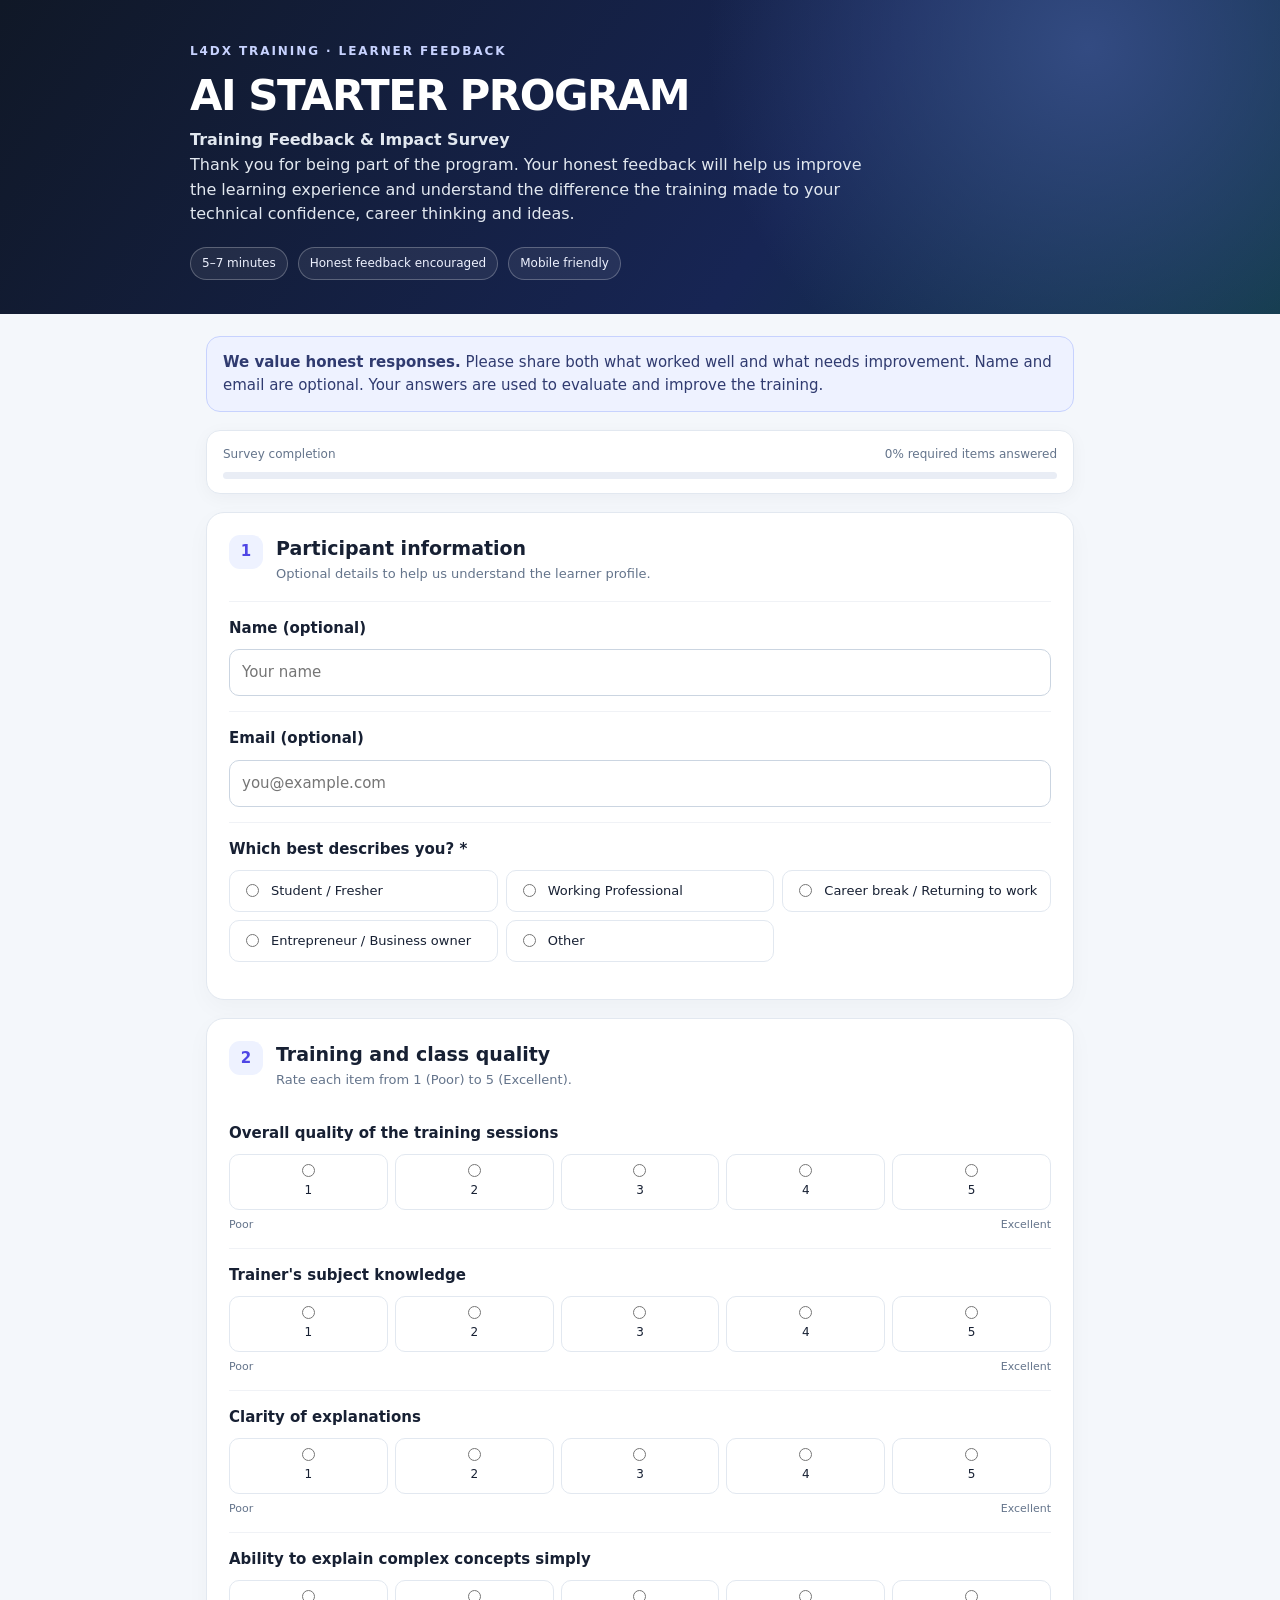
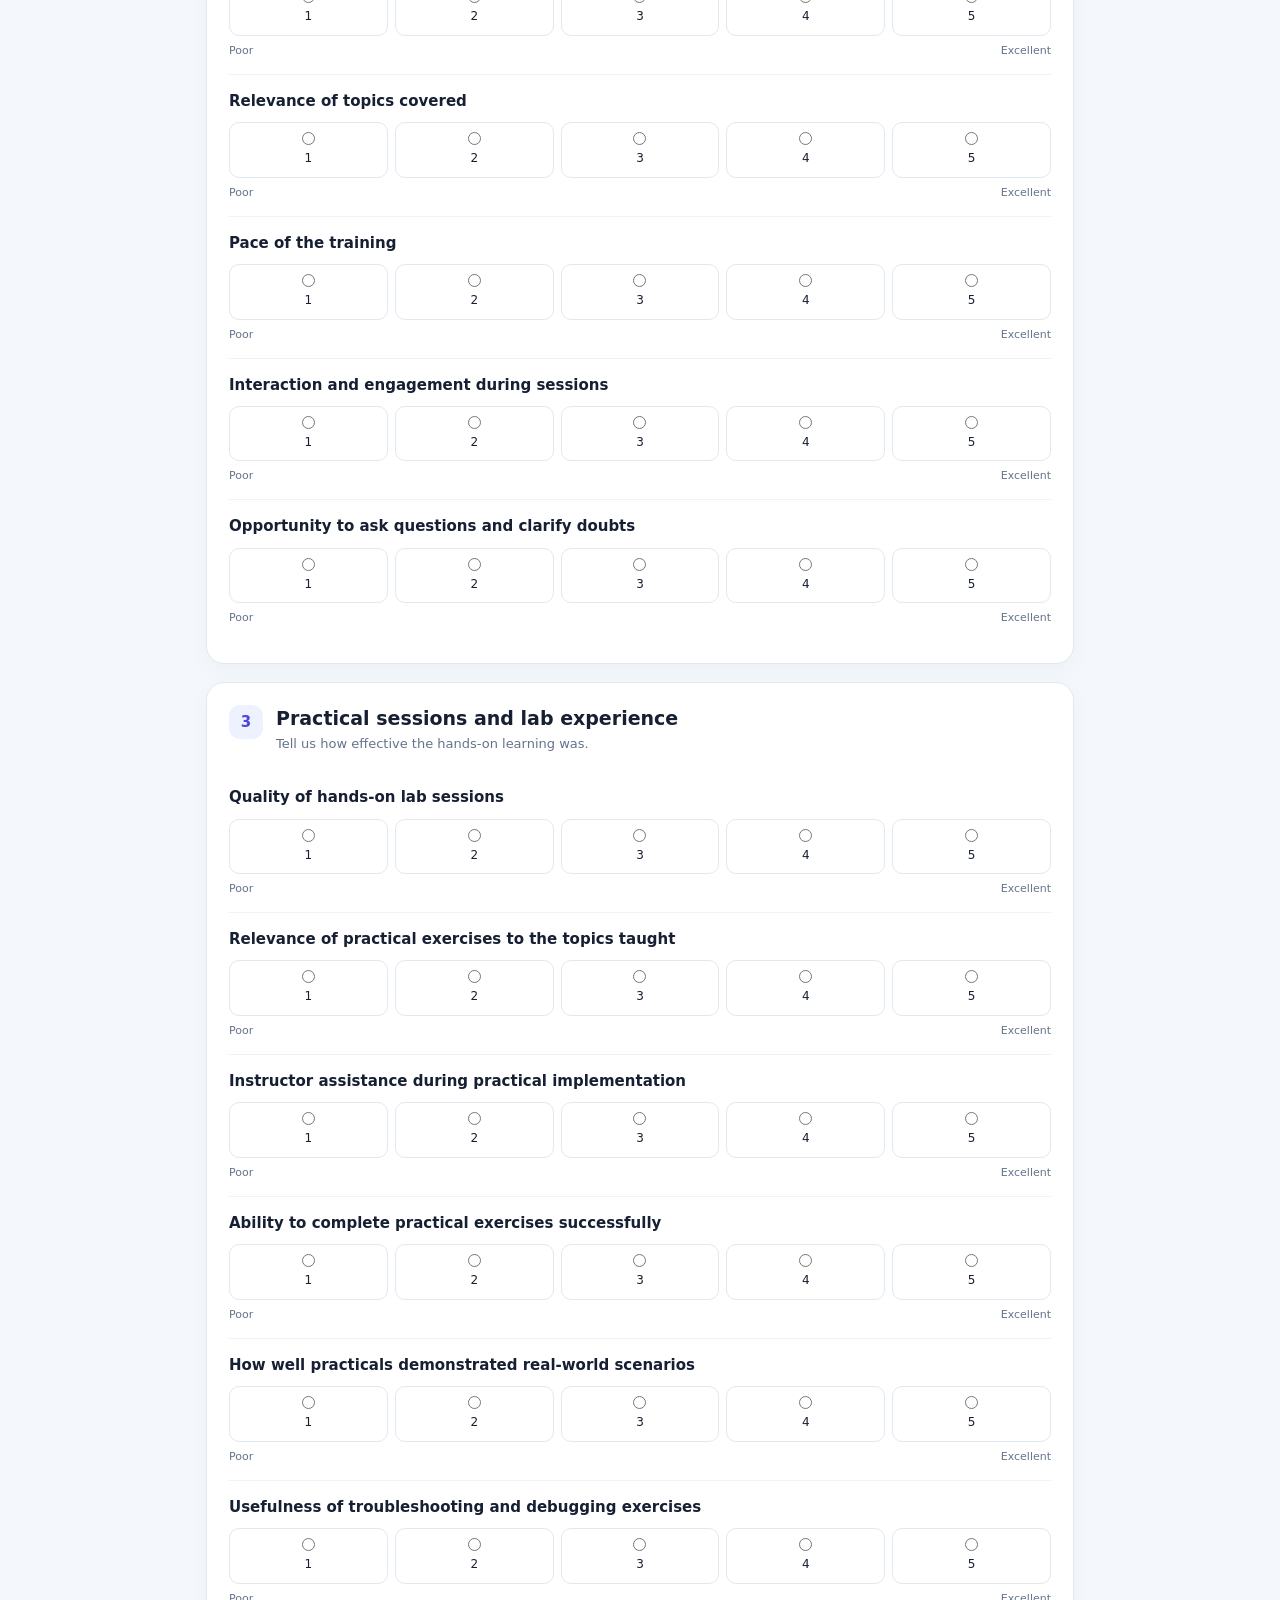
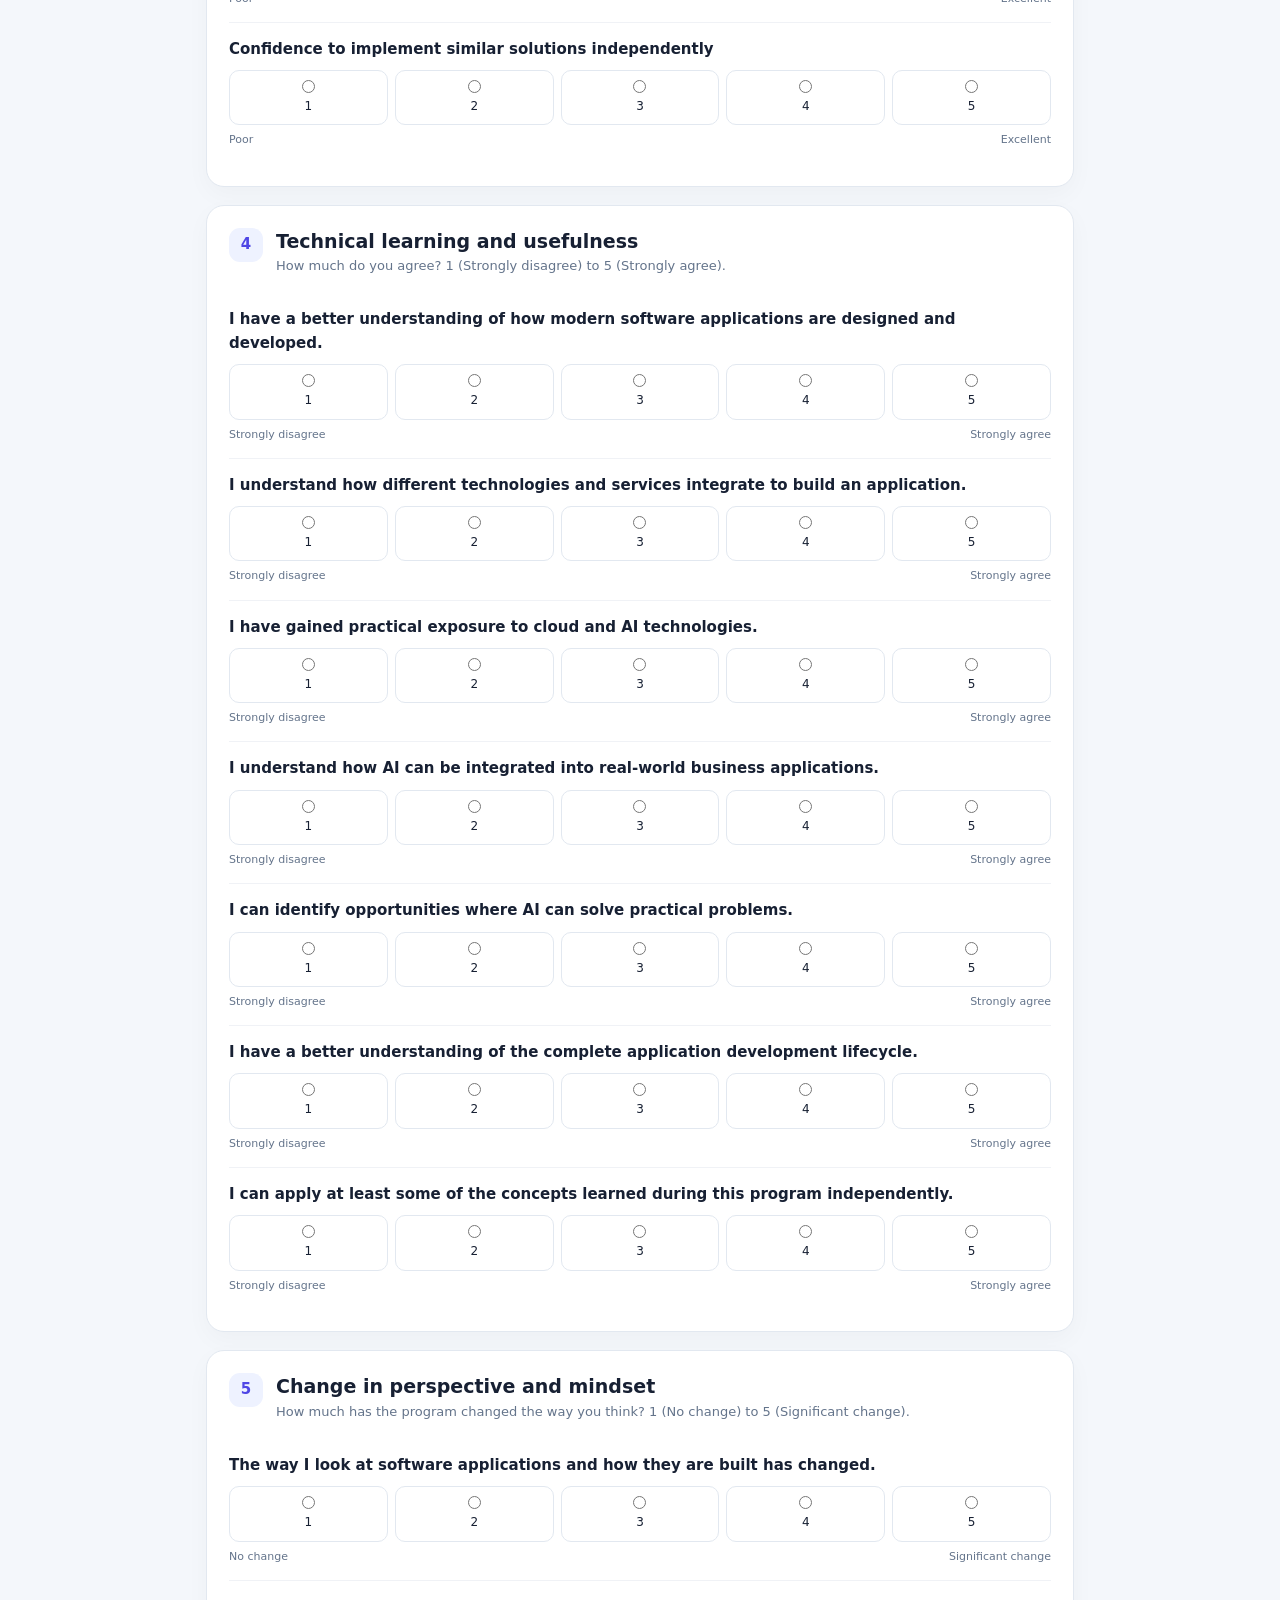
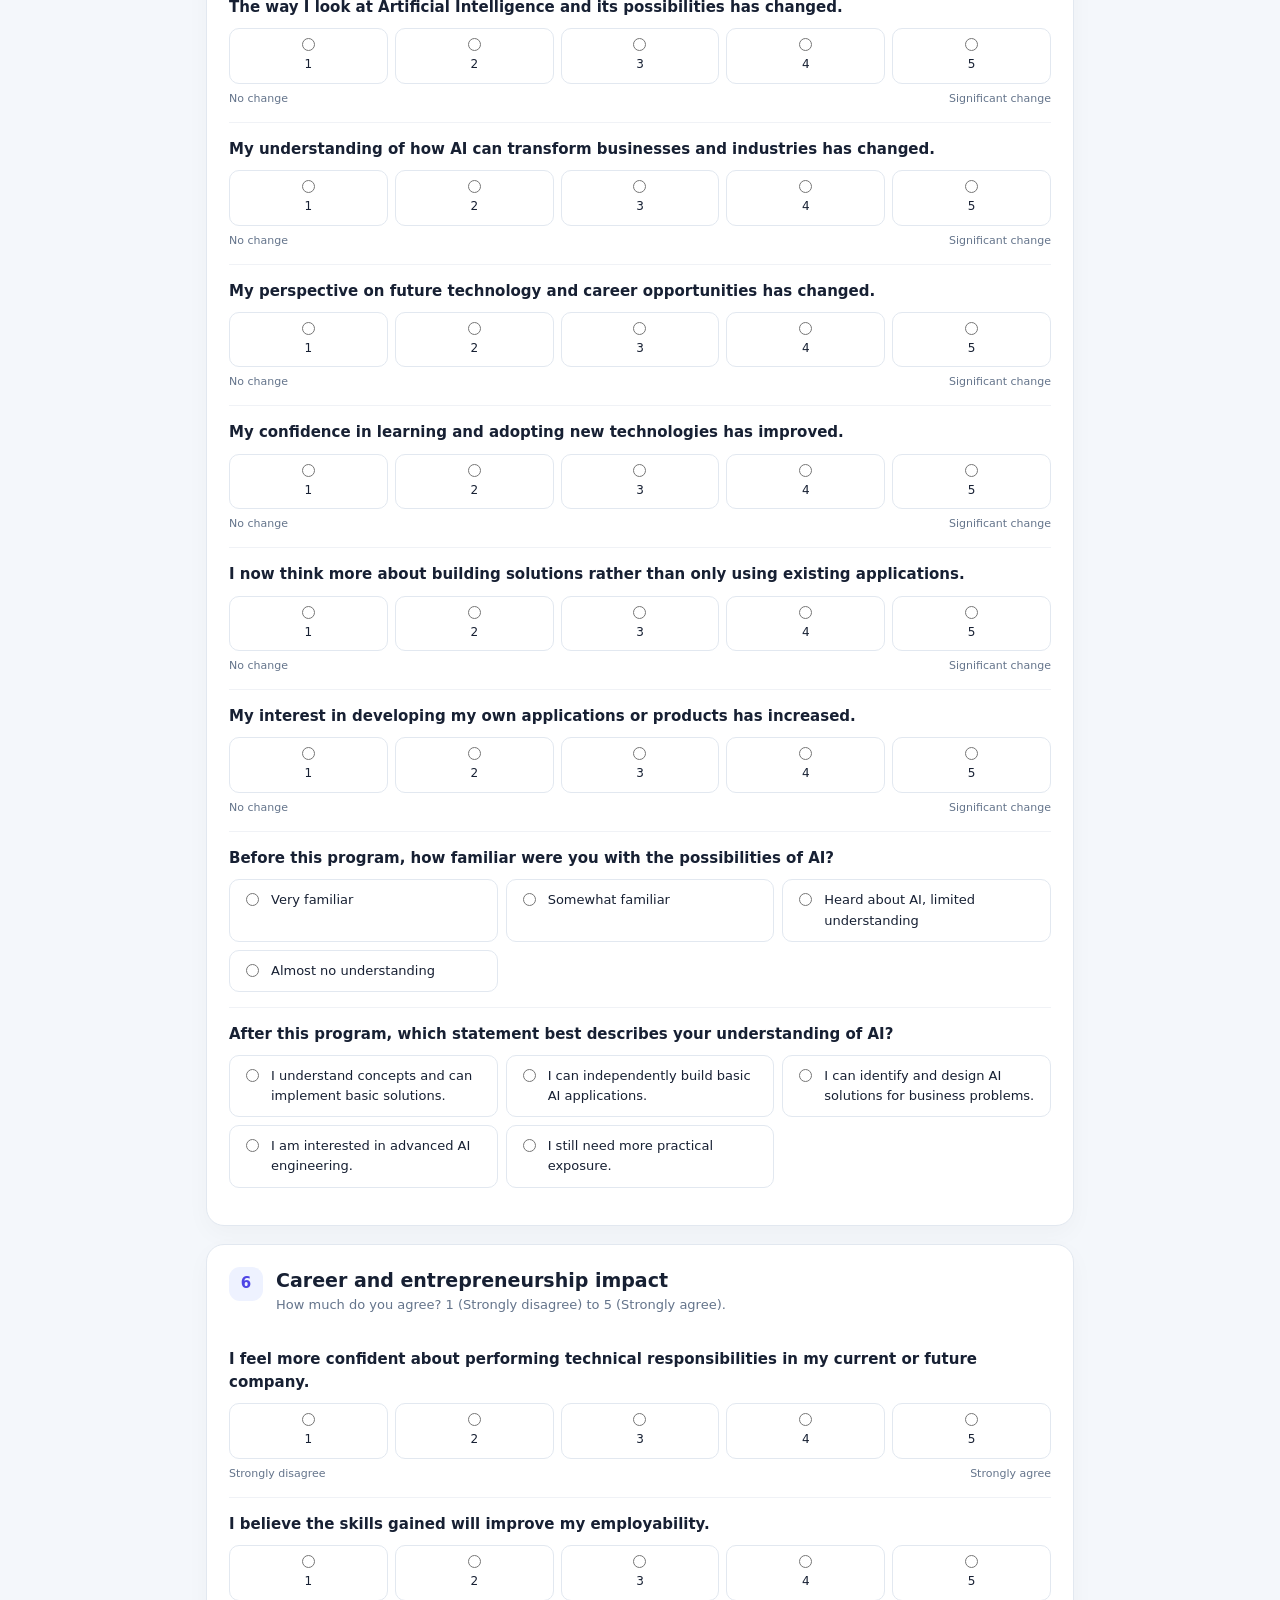
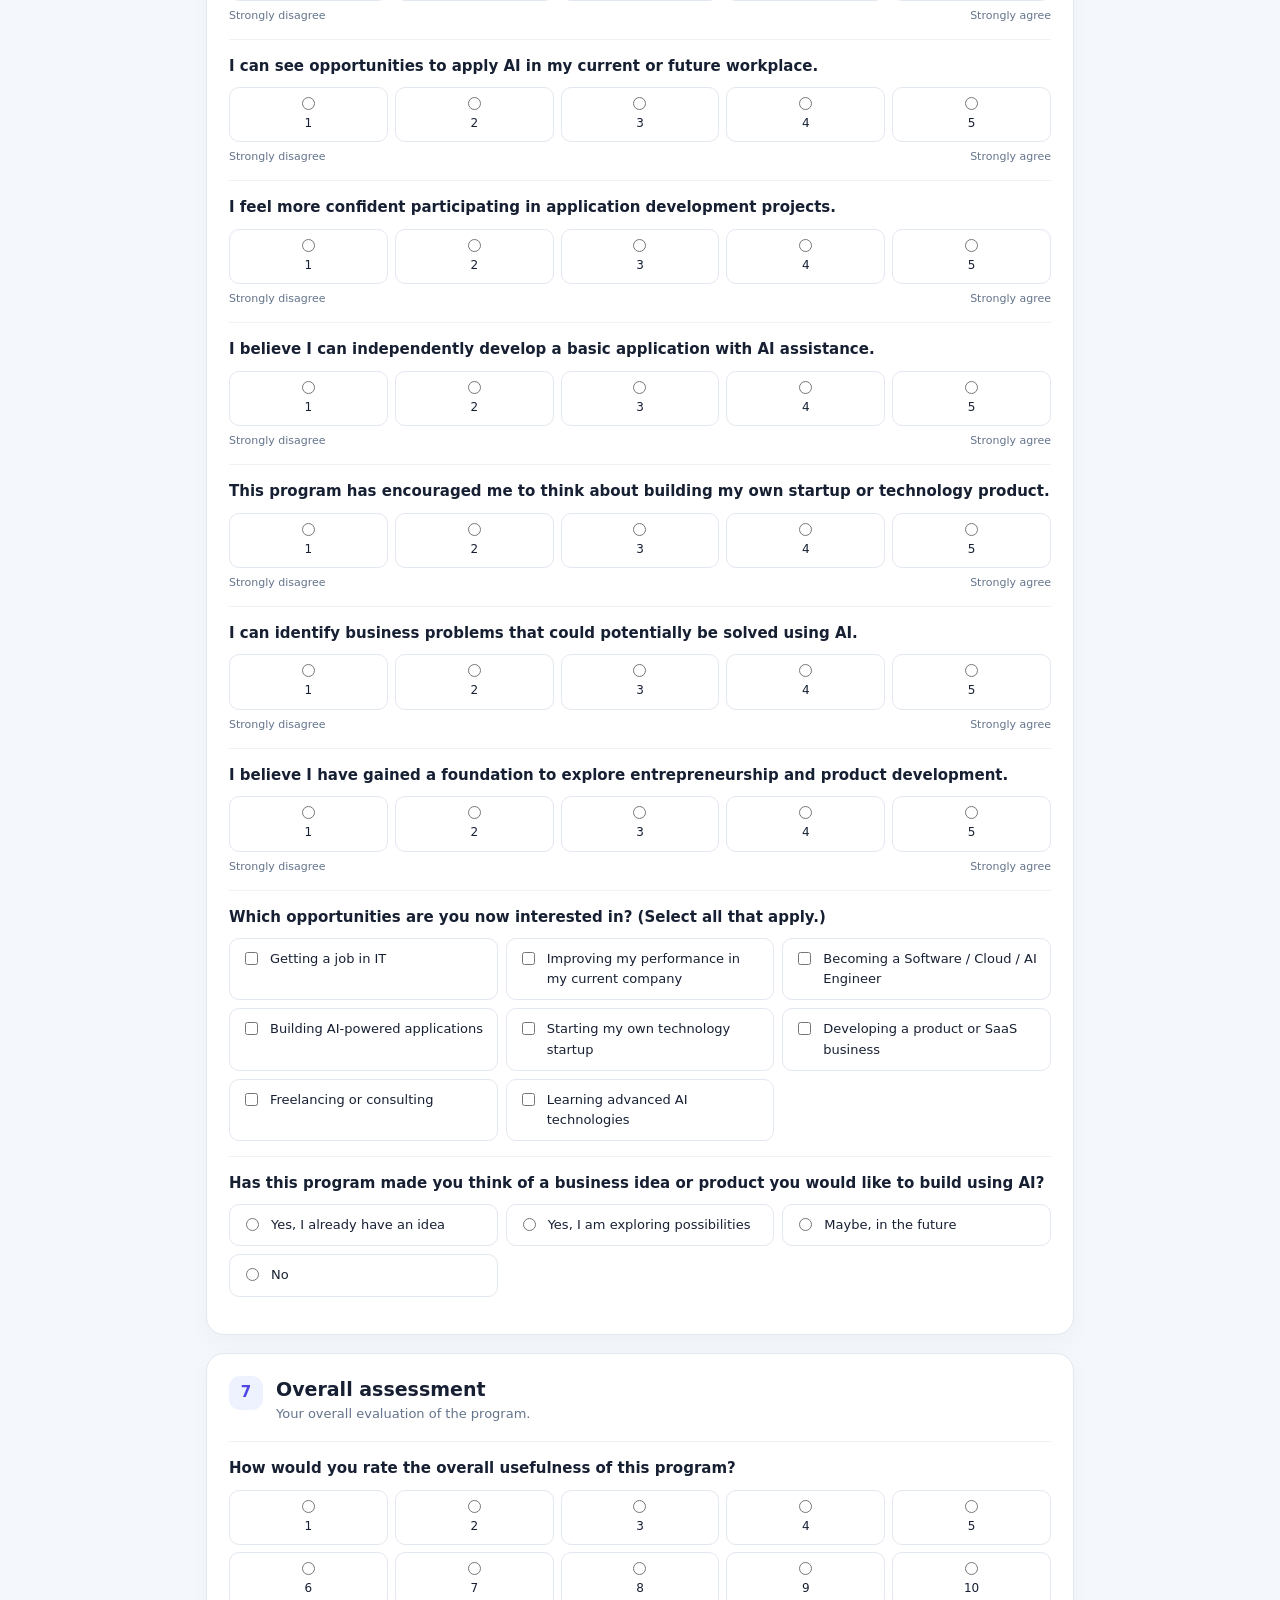
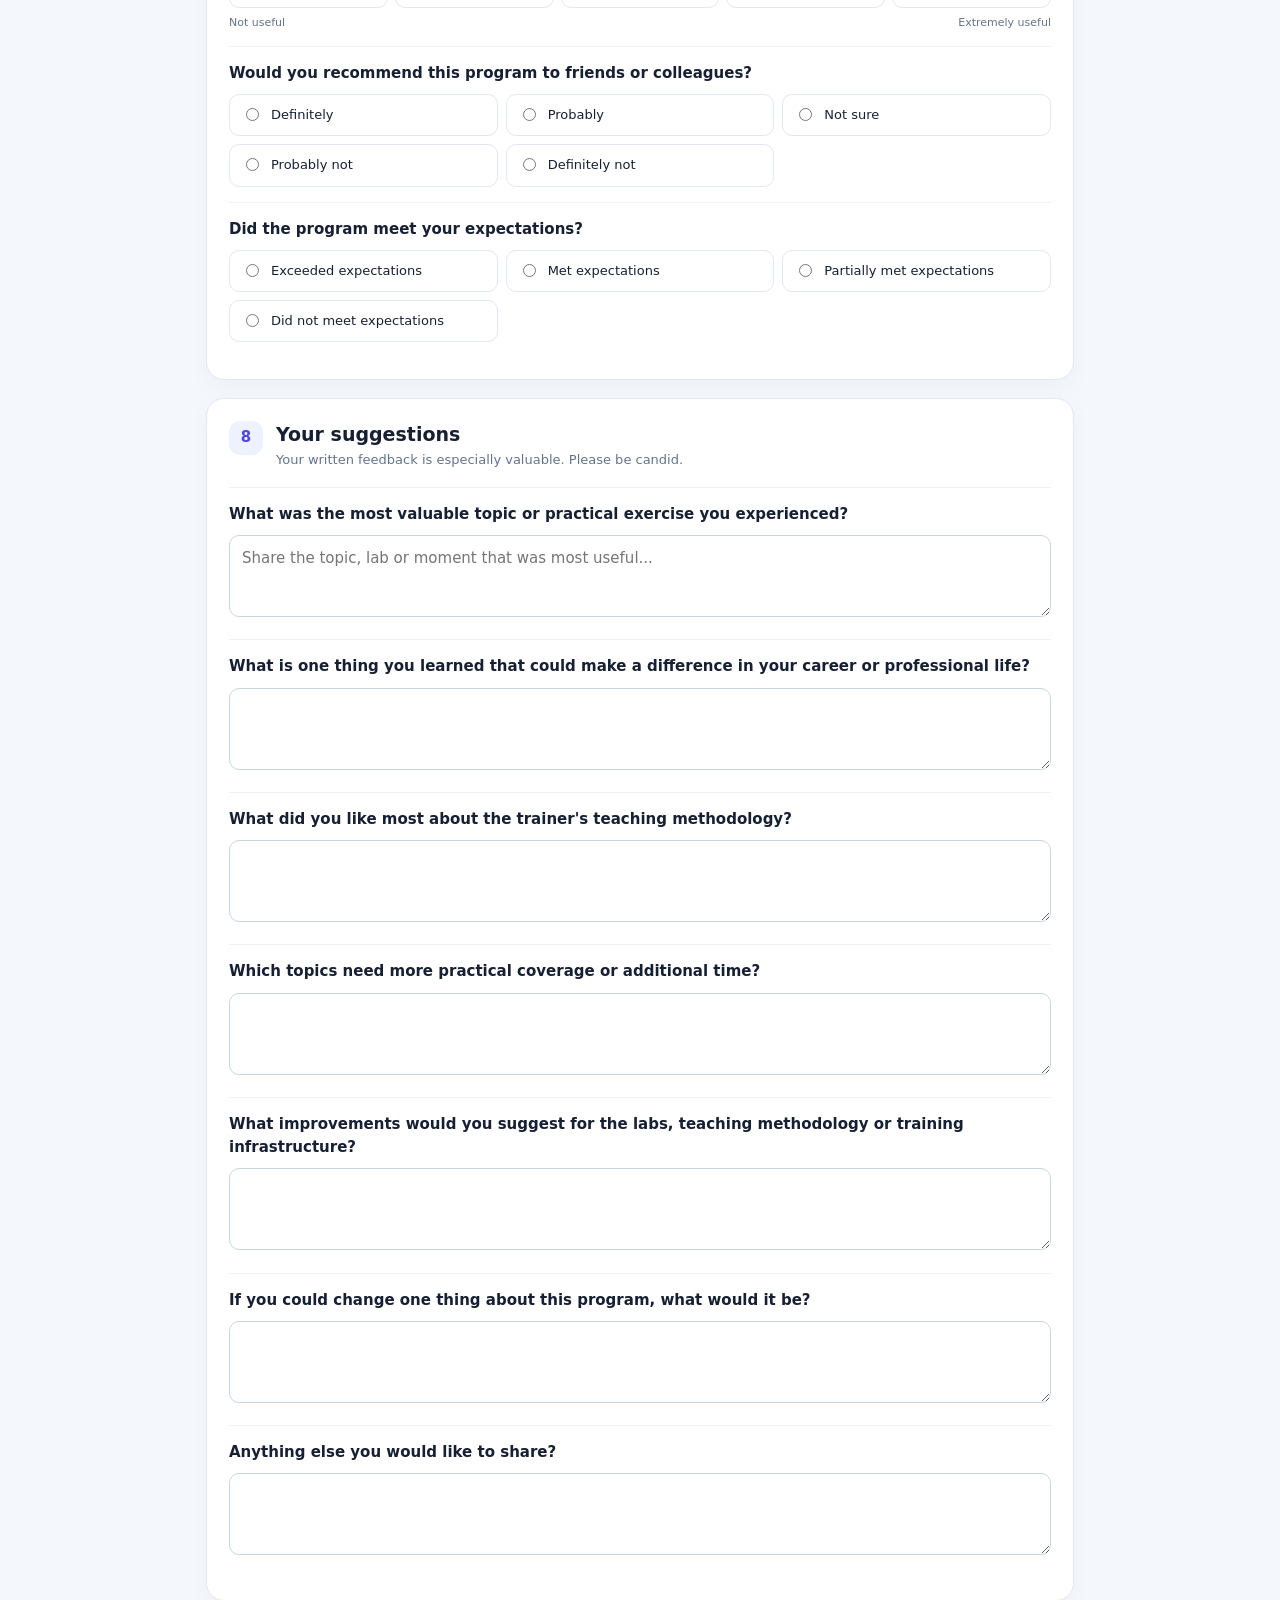
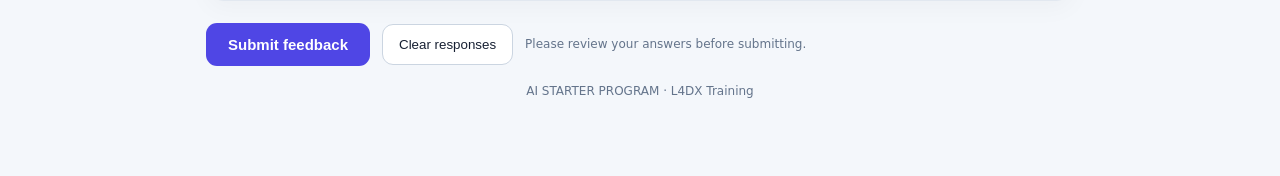
<file: feedback/index.html>
<!doctype html>
<html lang="en">
<head>
<meta charset="utf-8">
<meta name="viewport" content="width=device-width, initial-scale=1">
<meta name="theme-color" content="#101827">
<title>AI STARTER PROGRAM | Feedback & Impact Survey</title>
<style>
:root{--ink:#172033;--muted:#64748b;--line:#e2e8f0;--paper:#f4f7fb;--brand:#4f46e5;--brand2:#0f766e;--white:#fff;--danger:#b91c1c}
*{box-sizing:border-box}body{margin:0;background:var(--paper);color:var(--ink);font:15px/1.55 Inter,ui-sans-serif,system-ui,-apple-system,BlinkMacSystemFont,"Segoe UI",sans-serif}
.hero{background:radial-gradient(circle at 85% 15%,#334b82 0,transparent 34%),linear-gradient(125deg,#101827,#172554 62%,#123c49);color:white;padding:42px 20px 34px}
.hero-inner,.wrap{max-width:900px;margin:auto}.eyebrow{font-size:12px;letter-spacing:.16em;text-transform:uppercase;color:#c7d2fe;font-weight:750}
h1{font-size:clamp(28px,5vw,42px);line-height:1.08;margin:12px 0 10px;letter-spacing:-.035em}.hero p{max-width:700px;color:#e2e8f0;margin:0;font-size:16px}
.hero-meta{display:flex;gap:10px;flex-wrap:wrap;margin-top:20px}.pill{border:1px solid #ffffff40;background:#ffffff12;border-radius:999px;padding:6px 11px;font-size:12px;color:#eef2ff}
.wrap{padding:22px 16px 60px}.notice{background:#eef2ff;border:1px solid #c7d2fe;border-radius:14px;padding:14px 16px;margin-bottom:18px;color:#303b70}
.progressbox{background:white;border:1px solid var(--line);border-radius:14px;padding:14px 16px;margin-bottom:18px;position:sticky;top:8px;z-index:5;box-shadow:0 4px 18px #0f172a0a}
.progress-head{display:flex;justify-content:space-between;gap:12px;font-size:12px;color:var(--muted);margin-bottom:8px}.track{height:7px;background:#e9edf5;border-radius:99px;overflow:hidden}.bar{height:100%;width:0;background:linear-gradient(90deg,var(--brand),#0d9488);transition:width .2s}
section.card{background:white;border:1px solid var(--line);border-radius:18px;padding:22px;margin:18px 0;box-shadow:0 8px 24px #0f172a08}
.section-head{display:flex;gap:13px;align-items:flex-start;margin-bottom:17px}.num{height:34px;width:34px;flex:0 0 34px;border-radius:11px;background:#eef2ff;color:var(--brand);display:grid;place-items:center;font-weight:800}.section-head h2{font-size:19px;line-height:1.2;margin:2px 0 4px}.section-head p{color:var(--muted);font-size:13px;margin:0}
.field{padding:15px 0;border-top:1px solid #f0f2f6}.field:first-of-type{border-top:0}.field label.q{display:block;font-weight:650;margin-bottom:9px}.hint{color:var(--muted);font-size:12px;margin:-4px 0 10px}
input[type=text],input[type=email],textarea,select{width:100%;border:1px solid #cbd5e1;border-radius:10px;padding:11px 12px;font:inherit;background:white;color:var(--ink);outline:none}
textarea{min-height:82px;resize:vertical}input:focus,textarea:focus,select:focus{border-color:#818cf8;box-shadow:0 0 0 3px #6366f11a}
.options{display:grid;grid-template-columns:repeat(auto-fit,minmax(210px,1fr));gap:8px}.options label{display:flex;align-items:flex-start;gap:9px;border:1px solid #e2e8f0;border-radius:10px;padding:10px 11px;font-size:13px;cursor:pointer;min-height:42px}.options label:has(input:checked){border-color:#818cf8;background:#eef2ff}
input[type=radio],input[type=checkbox]{accent-color:var(--brand);margin-top:3px}
.scale{display:grid;grid-template-columns:repeat(5,minmax(0,1fr));gap:7px}.scale label{display:flex;flex-direction:column;align-items:center;gap:4px;border:1px solid #e2e8f0;border-radius:10px;padding:9px 4px;font-size:12px;cursor:pointer}.scale label:has(input:checked){background:#eef2ff;border-color:#818cf8;color:#3730a3;font-weight:700}.scale input{margin:0}
.scale-caption{display:flex;justify-content:space-between;color:var(--muted);font-size:11px;margin-top:6px}
.actions{display:flex;gap:12px;align-items:center;flex-wrap:wrap;margin-top:22px}.submit{background:var(--brand);border:0;color:white;font-weight:750;font-size:15px;padding:13px 22px;border-radius:11px;cursor:pointer}.submit:hover{background:#4338ca}.submit:disabled{opacity:.6;cursor:wait}.secondary{border:1px solid #cbd5e1;background:white;color:var(--ink);padding:12px 16px;border-radius:11px;cursor:pointer}.small{font-size:12px;color:var(--muted)}.error{color:var(--danger);font-size:13px;margin-top:10px}.success{display:none;background:#ecfdf5;border:1px solid #a7f3d0;color:#065f46;border-radius:14px;padding:18px;margin:18px 0}.footer{text-align:center;color:var(--muted);font-size:12px;padding:16px}
@media(max-width:600px){.hero{padding:32px 18px}.wrap{padding:16px 11px 40px}section.card{padding:17px 14px;border-radius:14px}.options{grid-template-columns:1fr}.scale{gap:4px}.scale label{font-size:11px;padding:8px 2px}}
</style>
</head>
<body>
<header class="hero"><div class="hero-inner">
<div class="eyebrow">L4DX Training · Learner feedback</div>
<h1>AI STARTER PROGRAM</h1>
<p><strong>Training Feedback & Impact Survey</strong><br>Thank you for being part of the program. Your honest feedback will help us improve the learning experience and understand the difference the training made to your technical confidence, career thinking and ideas.</p>
<div class="hero-meta"><span class="pill">5–7 minutes</span><span class="pill">Honest feedback encouraged</span><span class="pill">Mobile friendly</span></div>
</div></header>
<main class="wrap">
<div class="notice"><strong>We value honest responses.</strong> Please share both what worked well and what needs improvement. Name and email are optional. Your answers are used to evaluate and improve the training.</div>
<div class="progressbox"><div class="progress-head"><span>Survey completion</span><span id="progressText">0% answered</span></div><div class="track"><div class="bar" id="progressBar"></div></div></div>
<div id="success" class="success" role="status"><strong>Thank you!</strong><br>Your feedback has been submitted. We appreciate your time and contribution.</div>
<form id="survey" novalidate>
<section class="card"><div class="section-head"><div class="num">1</div><div><h2>Participant information</h2><p>Optional details to help us understand the learner profile.</p></div></div>
<div class="field"><label class="q" for="name">Name (optional)</label><input id="name" name="name" type="text" placeholder="Your name"></div>
<div class="field"><label class="q" for="email">Email (optional)</label><input id="email" name="email" type="email" placeholder="you@example.com"></div>
<div class="field"><label class="q" for="status">Which best describes you? <span aria-hidden="true">*</span></label><div class="options">
<label><input type="radio" name="status" value="Student / Fresher" required> Student / Fresher</label><label><input type="radio" name="status" value="Working Professional"> Working Professional</label><label><input type="radio" name="status" value="Career break / Returning to work"> Career break / Returning to work</label><label><input type="radio" name="status" value="Entrepreneur / Business owner"> Entrepreneur / Business owner</label><label><input type="radio" name="status" value="Other"> Other</label></div></div></section>

<section class="card"><div class="section-head"><div class="num">2</div><div><h2>Training and class quality</h2><p>Rate each item from 1 (Poor) to 5 (Excellent).</p></div></div>
<div id="qualityFields"></div></section>

<section class="card"><div class="section-head"><div class="num">3</div><div><h2>Practical sessions and lab experience</h2><p>Tell us how effective the hands-on learning was.</p></div></div>
<div id="labFields"></div></section>

<section class="card"><div class="section-head"><div class="num">4</div><div><h2>Technical learning and usefulness</h2><p>How much do you agree? 1 (Strongly disagree) to 5 (Strongly agree).</p></div></div>
<div id="learningFields"></div></section>

<section class="card"><div class="section-head"><div class="num">5</div><div><h2>Change in perspective and mindset</h2><p>How much has the program changed the way you think? 1 (No change) to 5 (Significant change).</p></div></div>
<div id="mindsetFields"></div>
<div class="field"><label class="q">Before this program, how familiar were you with the possibilities of AI?</label><div class="options">
<label><input type="radio" name="ai_before" value="Very familiar"> Very familiar</label><label><input type="radio" name="ai_before" value="Somewhat familiar"> Somewhat familiar</label><label><input type="radio" name="ai_before" value="Heard about AI, limited understanding"> Heard about AI, limited understanding</label><label><input type="radio" name="ai_before" value="Almost no understanding"> Almost no understanding</label></div></div>
<div class="field"><label class="q">After this program, which statement best describes your understanding of AI?</label><div class="options">
<label><input type="radio" name="ai_after" value="Understand concepts and can implement basic solutions"> I understand concepts and can implement basic solutions.</label><label><input type="radio" name="ai_after" value="Can independently build basic AI applications"> I can independently build basic AI applications.</label><label><input type="radio" name="ai_after" value="Can identify and design AI solutions for business problems"> I can identify and design AI solutions for business problems.</label><label><input type="radio" name="ai_after" value="Interested in advanced AI engineering"> I am interested in advanced AI engineering.</label><label><input type="radio" name="ai_after" value="Need more practical exposure"> I still need more practical exposure.</label></div></div></section>

<section class="card"><div class="section-head"><div class="num">6</div><div><h2>Career and entrepreneurship impact</h2><p>How much do you agree? 1 (Strongly disagree) to 5 (Strongly agree).</p></div></div>
<div id="careerFields"></div>
<div class="field"><label class="q">Which opportunities are you now interested in? (Select all that apply.)</label><div class="options">
<label><input type="checkbox" name="opportunities" value="Getting a job in IT"> Getting a job in IT</label><label><input type="checkbox" name="opportunities" value="Improving performance in current company"> Improving my performance in my current company</label><label><input type="checkbox" name="opportunities" value="Software / Cloud / AI Engineer"> Becoming a Software / Cloud / AI Engineer</label><label><input type="checkbox" name="opportunities" value="Building AI-powered applications"> Building AI-powered applications</label><label><input type="checkbox" name="opportunities" value="Starting a technology startup"> Starting my own technology startup</label><label><input type="checkbox" name="opportunities" value="Developing a product or SaaS business"> Developing a product or SaaS business</label><label><input type="checkbox" name="opportunities" value="Freelancing or consulting"> Freelancing or consulting</label><label><input type="checkbox" name="opportunities" value="Learning advanced AI technologies"> Learning advanced AI technologies</label></div></div>
<div class="field"><label class="q">Has this program made you think of a business idea or product you would like to build using AI?</label><div class="options">
<label><input type="radio" name="startup_idea" value="Yes, I already have an idea"> Yes, I already have an idea</label><label><input type="radio" name="startup_idea" value="Yes, exploring possibilities"> Yes, I am exploring possibilities</label><label><input type="radio" name="startup_idea" value="Maybe in the future"> Maybe, in the future</label><label><input type="radio" name="startup_idea" value="No"> No</label></div></div>
</section>

<section class="card"><div class="section-head"><div class="num">7</div><div><h2>Overall assessment</h2><p>Your overall evaluation of the program.</p></div></div>
<div class="field"><label class="q">How would you rate the overall usefulness of this program?</label><div class="scale" data-name="usefulness" data-labels="1,2,3,4,5,6,7,8,9,10" data-count="10"></div><div class="scale-caption"><span>Not useful</span><span>Extremely useful</span></div></div>
<div class="field"><label class="q">Would you recommend this program to friends or colleagues?</label><div class="options">
<label><input type="radio" name="recommend" value="Definitely"> Definitely</label><label><input type="radio" name="recommend" value="Probably"> Probably</label><label><input type="radio" name="recommend" value="Not sure"> Not sure</label><label><input type="radio" name="recommend" value="Probably not"> Probably not</label><label><input type="radio" name="recommend" value="Definitely not"> Definitely not</label></div></div>
<div class="field"><label class="q">Did the program meet your expectations?</label><div class="options">
<label><input type="radio" name="expectations" value="Exceeded expectations"> Exceeded expectations</label><label><input type="radio" name="expectations" value="Met expectations"> Met expectations</label><label><input type="radio" name="expectations" value="Partially met expectations"> Partially met expectations</label><label><input type="radio" name="expectations" value="Did not meet expectations"> Did not meet expectations</label></div></div>
</section>

<section class="card"><div class="section-head"><div class="num">8</div><div><h2>Your suggestions</h2><p>Your written feedback is especially valuable. Please be candid.</p></div></div>
<div class="field"><label class="q" for="most_valuable">What was the most valuable topic or practical exercise you experienced?</label><textarea id="most_valuable" name="most_valuable" placeholder="Share the topic, lab or moment that was most useful..."></textarea></div>
<div class="field"><label class="q" for="career_difference">What is one thing you learned that could make a difference in your career or professional life?</label><textarea id="career_difference" name="career_difference"></textarea></div>
<div class="field"><label class="q" for="trainer">What did you like most about the trainer's teaching methodology?</label><textarea id="trainer" name="trainer"></textarea></div>
<div class="field"><label class="q" for="more_practice">Which topics need more practical coverage or additional time?</label><textarea id="more_practice" name="more_practice"></textarea></div>
<div class="field"><label class="q" for="improvements">What improvements would you suggest for the labs, teaching methodology or training infrastructure?</label><textarea id="improvements" name="improvements"></textarea></div>
<div class="field"><label class="q" for="one_change">If you could change one thing about this program, what would it be?</label><textarea id="one_change" name="one_change"></textarea></div>
<div class="field"><label class="q" for="anything_else">Anything else you would like to share?</label><textarea id="anything_else" name="anything_else"></textarea></div>
</section>
<div id="formError" class="error" role="alert"></div>
<div class="actions"><button class="submit" id="submitBtn" type="submit">Submit feedback</button><button class="secondary" type="reset">Clear responses</button><span class="small">Please review your answers before submitting.</span></div>
</form>
<div class="footer">AI STARTER PROGRAM · L4DX Training</div>
</main>
<script>
/* Paste the deployed Google Apps Script Web App URL here. */
const APPS_SCRIPT_URL = "https://script.google.com/macros/s/AKfycbyGPzHXSlcCTIK_Xq--EOy1rjYRL44XnuioZvYm-518e26swCkl8BMgZAmau88caQY0/exec";

const groups = {
quality: [
"Overall quality of the training sessions","Trainer's subject knowledge","Clarity of explanations","Ability to explain complex concepts simply","Relevance of topics covered","Pace of the training","Interaction and engagement during sessions","Opportunity to ask questions and clarify doubts"
],
lab: [
"Quality of hands-on lab sessions","Relevance of practical exercises to the topics taught","Instructor assistance during practical implementation","Ability to complete practical exercises successfully","How well practicals demonstrated real-world scenarios","Usefulness of troubleshooting and debugging exercises","Confidence to implement similar solutions independently"
],
learning: [
"I have a better understanding of how modern software applications are designed and developed.","I understand how different technologies and services integrate to build an application.","I have gained practical exposure to cloud and AI technologies.","I understand how AI can be integrated into real-world business applications.","I can identify opportunities where AI can solve practical problems.","I have a better understanding of the complete application development lifecycle.","I can apply at least some of the concepts learned during this program independently."
],
mindset: [
"The way I look at software applications and how they are built has changed.","The way I look at Artificial Intelligence and its possibilities has changed.","My understanding of how AI can transform businesses and industries has changed.","My perspective on future technology and career opportunities has changed.","My confidence in learning and adopting new technologies has improved.","I now think more about building solutions rather than only using existing applications.","My interest in developing my own applications or products has increased."
],
career: [
"I feel more confident about performing technical responsibilities in my current or future company.","I believe the skills gained will improve my employability.","I can see opportunities to apply AI in my current or future workplace.","I feel more confident participating in application development projects.","I believe I can independently develop a basic application with AI assistance.","This program has encouraged me to think about building my own startup or technology product.","I can identify business problems that could potentially be solved using AI.","I believe I have gained a foundation to explore entrepreneurship and product development."
]
};
function renderScaleGroup(target, key, items, low, high, required=true){
const root=document.getElementById(target);
items.forEach((question,i)=>{
const name=key+"_"+(i+1), field=document.createElement("div");field.className="field";
const label=document.createElement("label");label.className="q";label.textContent=question;field.appendChild(label);
const scale=document.createElement("div");scale.className="scale";
for(let n=1;n<=5;n++){const l=document.createElement("label");const input=document.createElement("input");input.type="radio";input.name=name;input.value=String(n);if(required)input.required=true;const span=document.createElement("span");span.textContent=n;l.append(input,span);scale.appendChild(l)}
field.appendChild(scale);const cap=document.createElement("div");cap.className="scale-caption";cap.innerHTML="<span>"+low+"</span><span>"+high+"</span>";field.appendChild(cap);root.appendChild(field);
});
}
renderScaleGroup("qualityFields","quality",groups.quality,"Poor","Excellent");
renderScaleGroup("labFields","lab",groups.lab,"Poor","Excellent");
renderScaleGroup("learningFields","learning",groups.learning,"Strongly disagree","Strongly agree");
renderScaleGroup("mindsetFields","mindset",groups.mindset,"No change","Significant change");
renderScaleGroup("careerFields","career",groups.career,"Strongly disagree","Strongly agree");
const ten=document.querySelector('[data-name="usefulness"]');
for(let n=1;n<=10;n++){const l=document.createElement("label"),i=document.createElement("input"),s=document.createElement("span");i.type="radio";i.name="usefulness";i.value=String(n);i.required=true;s.textContent=n;l.append(i,s);ten.appendChild(l)}
function updateProgress(){
const required=[...document.querySelectorAll("#survey [required]")];const names=[...new Set(required.map(x=>x.name))];
const done=names.filter(name=>{const el=document.querySelector('[name="'+name+'"]:checked');return !!el}).length;
const pct=Math.round(done/Math.max(names.length,1)*100);document.getElementById("progressBar").style.width=pct+"%";document.getElementById("progressText").textContent=pct+"% required items answered";
}
document.getElementById("survey").addEventListener("change",updateProgress);updateProgress();
function collectAnswers(form){
const data={};const fd=new FormData(form);
for(const [key,value] of fd.entries()){if(data[key]!==undefined){if(!Array.isArray(data[key]))data[key]=[data[key]];data[key].push(value)}else data[key]=value}
return data;
}
document.getElementById("survey").addEventListener("submit",async event=>{
event.preventDefault();const form=event.currentTarget,error=document.getElementById("formError"),button=document.getElementById("submitBtn");
error.textContent="";
if(!form.reportValidity()){error.textContent="Please complete the required rating questions and participant category.";return}
if(APPS_SCRIPT_URL.includes("PASTE_YOUR")){error.textContent="The feedback form is not connected to its response sheet yet. Please contact the training administrator.";return}
button.disabled=true;button.textContent="Submitting…";
const payload={form:"AI STARTER PROGRAM Feedback & Impact Survey",submittedAt:new Date().toISOString(),answers:collectAnswers(form)};
try{
// Apps Script web apps do not reliably expose cross-origin responses to GitHub Pages.
 // URL-encoded form data is a browser-simple request and Apps Script reads it as e.parameter.payload.
await fetch(APPS_SCRIPT_URL,{method:"POST",mode:"no-cors",headers:{"Content-Type":"application/x-www-form-urlencoded;charset=UTF-8"},body:new URLSearchParams({payload:JSON.stringify(payload)})});
form.style.display="none";document.querySelector(".progressbox").style.display="none";document.getElementById("success").style.display="block";window.scrollTo({top:0,behavior:"smooth"});
}catch(e){error.textContent="We could not save your response. "+(e.message || "Please check your internet connection and try again.");button.disabled=false;button.textContent="Submit feedback"}
});
document.getElementById("survey").addEventListener("reset",()=>setTimeout(updateProgress,0));
</script>
</body>
</html>
</file>
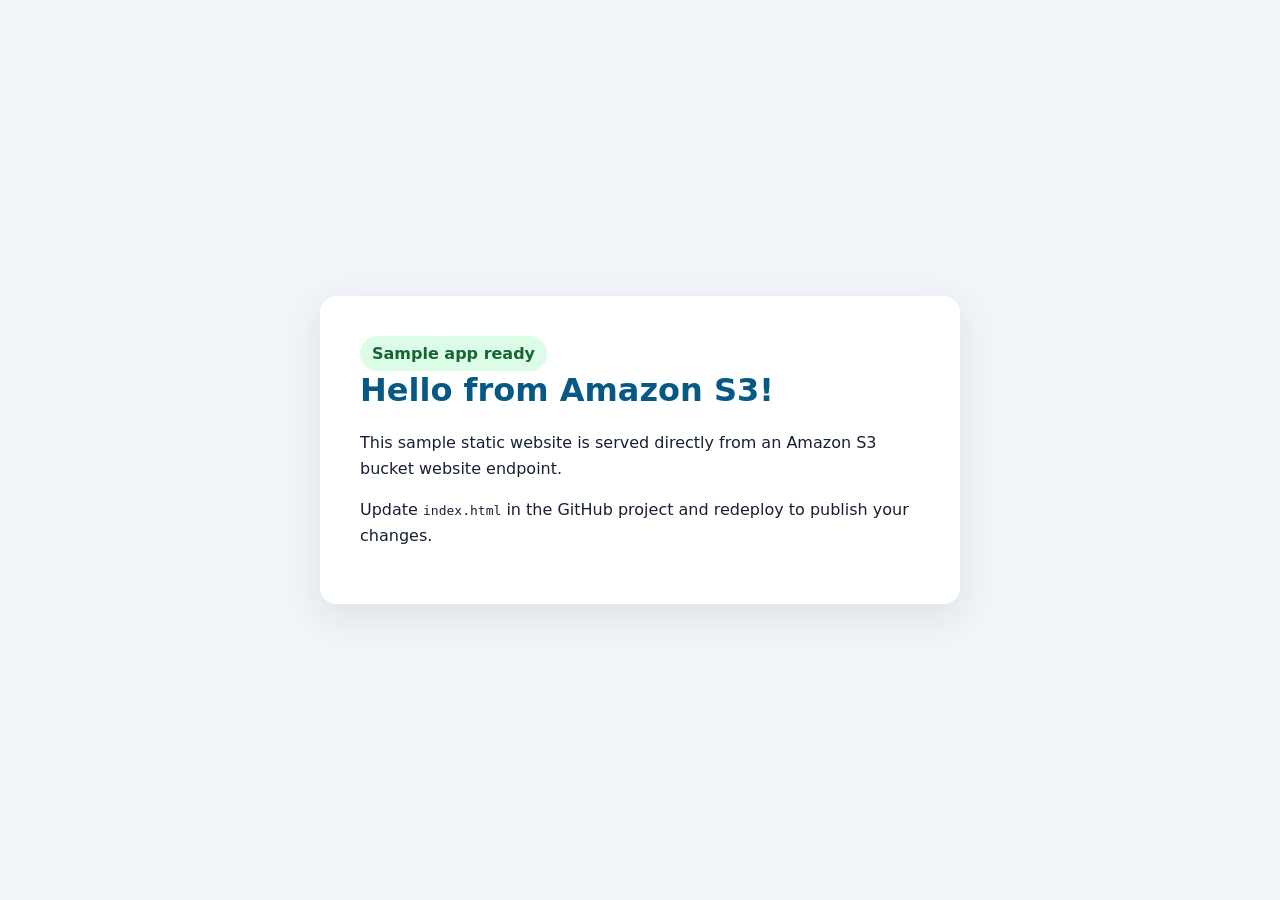
<file: test-training/index.html>
<!doctype html>
<html lang="en">
<head>
  <meta charset="UTF-8">
  <meta name="viewport" content="width=device-width, initial-scale=1">
  <meta name="description" content="A sample static website hosted on Amazon S3.">
  <title>My AWS Sample App</title>
  <style>
    :root { color-scheme: light; font-family: system-ui, -apple-system, Segoe UI, sans-serif; }
    body { margin: 0; min-height: 100vh; display: grid; place-items: center; background: #f1f5f9; color: #172033; }
    main { width: min(640px, calc(100% - 40px)); padding: 40px; box-sizing: border-box; background: white; border-radius: 16px; box-shadow: 0 12px 36px #17203318; }
    h1 { margin-top: 0; color: #075985; }
    p { line-height: 1.6; }
    .status { display: inline-block; padding: 8px 12px; border-radius: 999px; background: #dcfce7; color: #166534; font-weight: 600; }
  </style>
</head>
<body>
  <main>
    <span class="status">Sample app ready</span>
    <h1>Hello from Amazon S3!</h1>
    <p>This sample static website is served directly from an Amazon S3 bucket website endpoint.</p>
    <p>Update <code>index.html</code> in the GitHub project and redeploy to publish your changes.</p>
  </main>
</body>
</html>
</file>
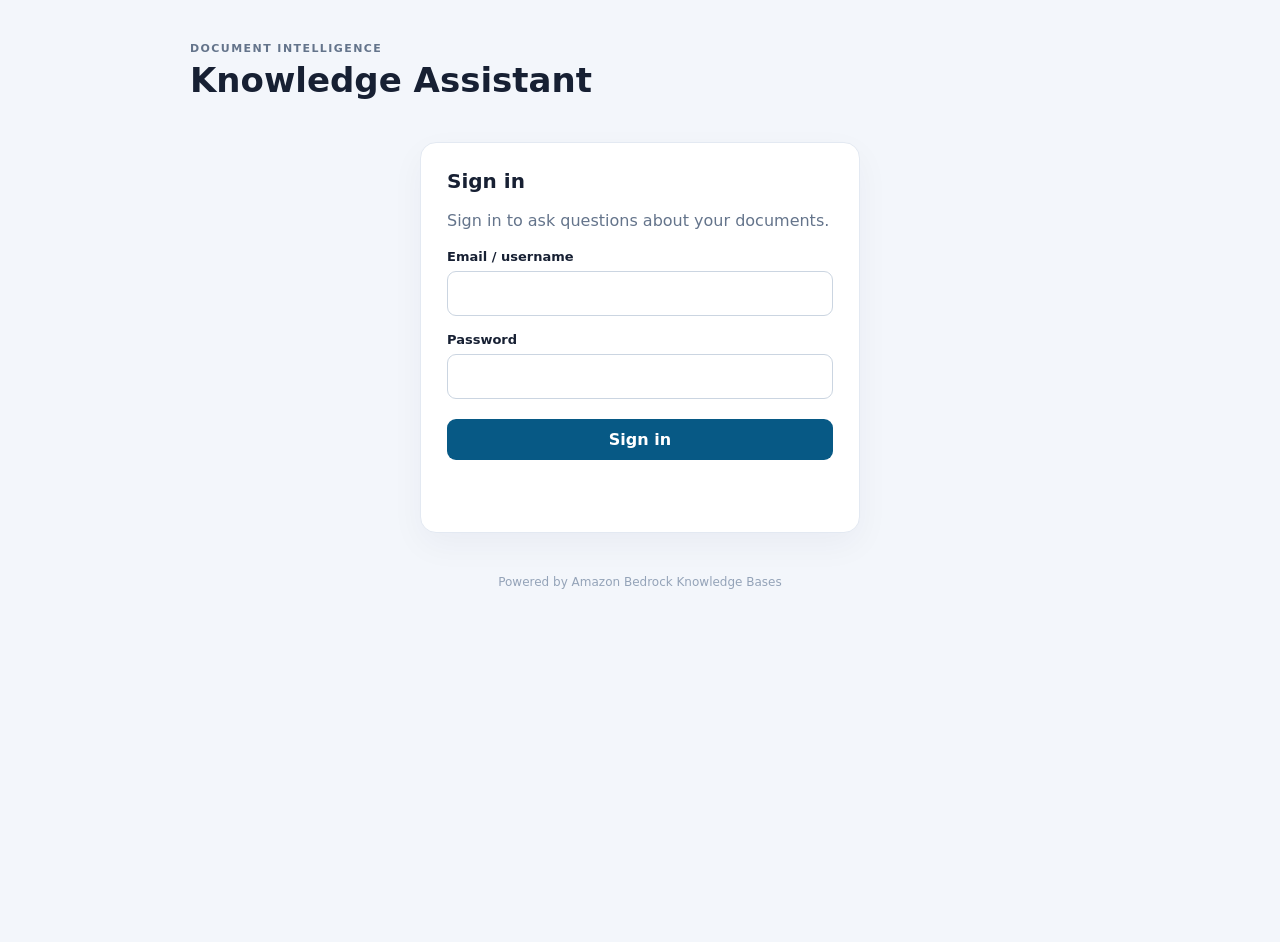
<file: RAG/frontend/index.html>
<!doctype html>
<html lang="en">
<head>
  <meta charset="UTF-8">
  <meta name="viewport" content="width=device-width, initial-scale=1">
  <meta name="description" content="Secure document question-answering assistant">
  <title>Knowledge Assistant</title>
  <link rel="stylesheet" href="styles.css">
</head>
<body>
  <main class="shell">
    <header class="topbar">
      <div>
        <p class="eyebrow">DOCUMENT INTELLIGENCE</p>
        <h1>Knowledge Assistant</h1>
      </div>
      <button id="logoutButton" class="secondary hidden" type="button">Sign out</button>
    </header>

    <section id="loginPanel" class="panel auth-panel">
      <h2>Sign in</h2>
      <p class="muted">Sign in to ask questions about your documents.</p>
      <form id="loginForm">
        <label for="username">Email / username</label>
        <input id="username" name="username" autocomplete="username" required>
        <label for="password">Password</label>
        <input id="password" name="password" type="password" autocomplete="current-password" required>
        <button id="loginButton" type="submit">Sign in</button>
        <p id="loginMessage" class="message" role="status"></p>
      </form>
    </section>

    <section id="chatPanel" class="panel hidden">
      <div class="chat-heading">
        <div>
          <h2>Ask your documents</h2>
          <p class="muted">Answers are grounded in your indexed knowledge base.</p>
        </div>
        <span class="secure-label">Authenticated</span>
      </div>
      <div id="messages" class="messages" aria-live="polite">
        <div class="welcome">
          <strong>What would you like to know?</strong>
          <p>Ask a question about the documents available in the knowledge base.</p>
        </div>
      </div>
      <form id="chatForm" class="composer">
        <label class="sr-only" for="question">Your question</label>
        <textarea id="question" rows="2" placeholder="Ask a question..." required></textarea>
        <button id="sendButton" type="submit">Send</button>
      </form>
      <p id="chatMessage" class="message" role="status"></p>
    </section>
    <footer>Powered by Amazon Bedrock Knowledge Bases</footer>
  </main>
  <script src="app.js"></script>
</body>
</html>
</file>
<file: RAG/frontend/styles.css>
:root {
  font-family: Inter, ui-sans-serif, system-ui, -apple-system, BlinkMacSystemFont, "Segoe UI", sans-serif;
  color: #172033;
  background: #f3f6fb;
  font-synthesis: none;
}
* { box-sizing: border-box; }
body { margin: 0; min-height: 100vh; }
button, input, textarea { font: inherit; }
.shell { width: min(900px, calc(100% - 32px)); margin: 42px auto; }
.topbar { display: flex; justify-content: space-between; align-items: center; gap: 16px; margin-bottom: 22px; }
.eyebrow { margin: 0 0 5px; color: #64748b; font-size: 11px; font-weight: 800; letter-spacing: .13em; }
h1 { margin: 0; font-size: clamp(25px, 4vw, 34px); }
h2 { margin: 0 0 8px; font-size: 20px; }
.panel { padding: 26px; background: white; border: 1px solid #e3e9f2; border-radius: 16px; box-shadow: 0 12px 34px #13213a0b; }
.auth-panel { max-width: 440px; margin: 42px auto; }
.muted { color: #64748b; line-height: 1.5; }
label { display: block; margin: 16px 0 7px; font-size: 13px; font-weight: 650; }
input, textarea { width: 100%; border: 1px solid #cbd5e1; border-radius: 9px; padding: 12px; color: #172033; background: #fff; }
input:focus, textarea:focus { outline: 3px solid #bfdbfe; border-color: #2563eb; }
button { border: 0; border-radius: 9px; padding: 11px 17px; background: #075985; color: white; font-weight: 700; cursor: pointer; }
button:disabled { opacity: .6; cursor: wait; }
#loginButton { width: 100%; margin-top: 20px; }
.secondary { color: #334155; background: #e8eef6; }
.hidden { display: none !important; }
.chat-heading { display: flex; justify-content: space-between; align-items: center; gap: 16px; }
.secure-label { padding: 7px 10px; color: #166534; background: #dcfce7; border-radius: 999px; font-size: 12px; font-weight: 700; white-space: nowrap; }
.messages { display: flex; flex-direction: column; gap: 14px; min-height: 300px; max-height: 55vh; overflow: auto; padding: 20px 0; }
.welcome { margin: auto; color: #64748b; text-align: center; }
.welcome strong { color: #172033; }
.message-card { max-width: 88%; padding: 13px 15px; border-radius: 13px; line-height: 1.55; white-space: pre-wrap; overflow-wrap: anywhere; }
.message-card.user { align-self: flex-end; background: #e0f2fe; }
.message-card.assistant { align-self: flex-start; background: #f1f5f9; }
.sources { margin-top: 10px; padding-top: 9px; border-top: 1px solid #d6dee9; font-size: 12px; color: #475569; }
.sources a { color: #075985; }
.composer { display: flex; align-items: flex-end; gap: 10px; border-top: 1px solid #e8edf4; padding-top: 16px; }
.composer textarea { resize: vertical; min-height: 48px; }
.message { min-height: 20px; color: #b45309; font-size: 13px; }
footer { margin: 22px 0; text-align: center; color: #94a3b8; font-size: 12px; }
.sr-only { position: absolute; width: 1px; height: 1px; padding: 0; margin: -1px; overflow: hidden; clip: rect(0,0,0,0); white-space: nowrap; border: 0; }
@media (max-width: 600px) { .shell { margin: 20px auto; } .panel { padding: 18px; } .composer { flex-direction: column; align-items: stretch; } .composer button { width: 100%; } .chat-heading { align-items: flex-start; } }
</file>
